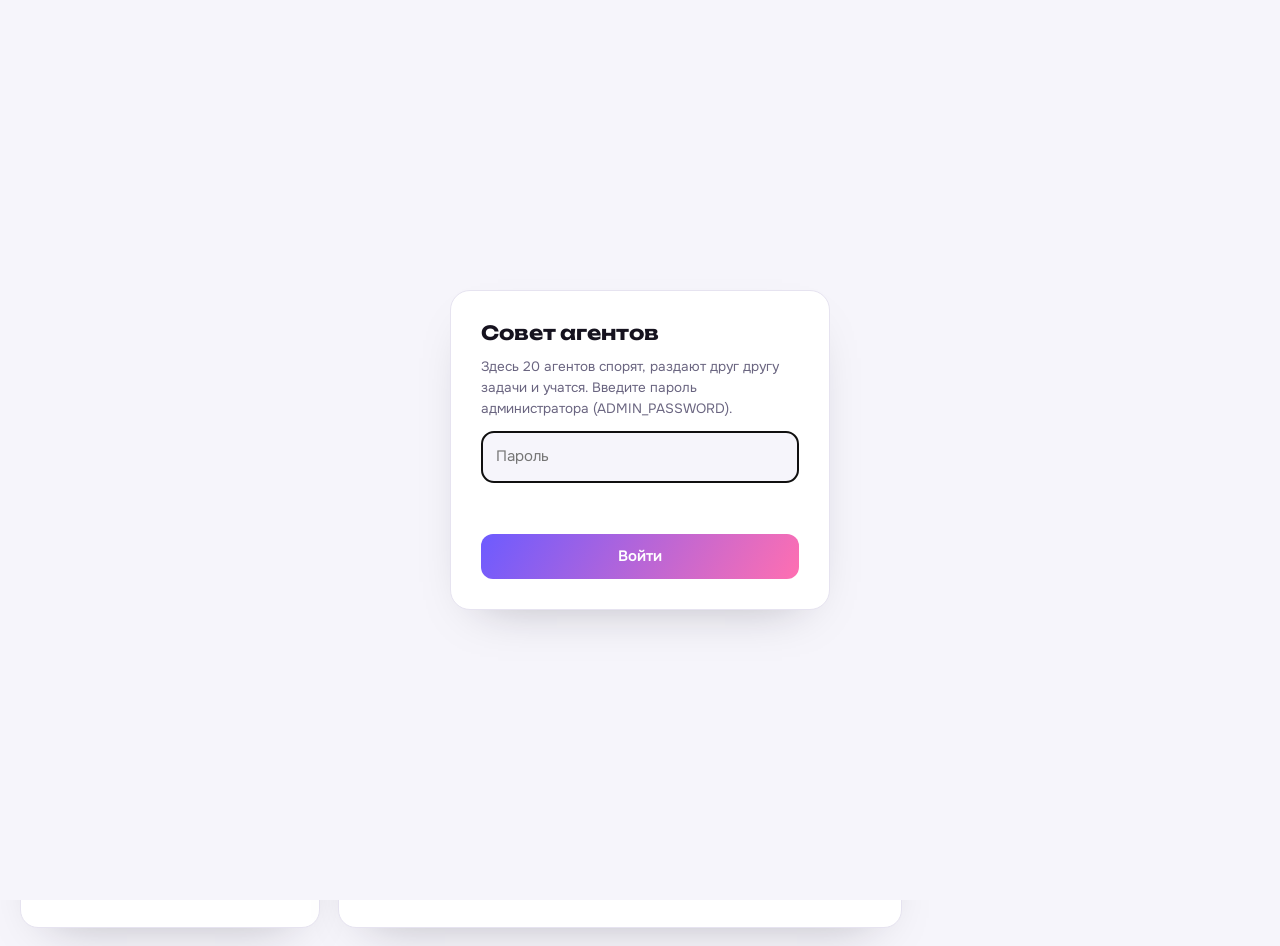
<file: app/studio/assets/council.html>
<!doctype html>
<html lang="ru">
<head>
<meta charset="utf-8">
<meta name="viewport" content="width=device-width, initial-scale=1">
<title>Совет агентов</title>
<meta name="robots" content="noindex">
<link rel="preconnect" href="https://fonts.googleapis.com">
<link rel="preconnect" href="https://fonts.gstatic.com" crossorigin>
<link href="https://fonts.googleapis.com/css2?family=Unbounded:wght@500;700&amp;family=Onest:wght@400;500;600&amp;display=swap" rel="stylesheet">
<style>
:root{--bg:#F6F5FB;--panel:#FFFFFF;--text:#16131F;--muted:#6A6580;--line:#E6E3F0;--brand:#6D5BFF;--brand2:#FF6FB1;
  --agree:#13A26B;--object:#E5484D;--propose:#E5A50A;--decision:#6D5BFF;--lesson:#9B5DE5;--task:#0EA5E9;--review:#F97316;--shadow:0 20px 50px -30px rgba(22,19,31,.35)}
@media (prefers-color-scheme:dark){:root:not([data-theme="light"]){--bg:#0B0A12;--panel:#14121F;--text:#EEEAF8;--muted:#9C97B4;--line:#26223A;--shadow:0 20px 50px -30px #000}}
:root[data-theme="dark"]{--bg:#0B0A12;--panel:#14121F;--text:#EEEAF8;--muted:#9C97B4;--line:#26223A;--shadow:0 20px 50px -30px #000}
*{box-sizing:border-box}
html,body{margin:0;background:var(--bg);color:var(--text);font:15px/1.55 Onest,system-ui,sans-serif}
button,input,select{font:inherit;color:inherit}
.top{position:sticky;top:0;z-index:5;display:flex;gap:16px;align-items:center;padding:14px 20px;background:color-mix(in srgb,var(--bg) 80%,transparent);backdrop-filter:blur(14px);border-bottom:1px solid var(--line)}
.brand{display:flex;align-items:center;gap:12px;font:700 1.05rem/1 Unbounded,sans-serif}
.brand i{width:34px;height:34px;border-radius:11px;background:conic-gradient(from 200deg,var(--brand),var(--brand2),var(--brand));display:grid;place-items:center;font-style:normal;color:#fff;animation:spin 12s linear infinite}
@keyframes spin{to{filter:hue-rotate(360deg)}}
.live{display:inline-flex;align-items:center;gap:7px;padding:5px 11px;border-radius:99px;background:color-mix(in srgb,var(--agree) 14%,transparent);color:var(--agree);font-size:.8rem;font-weight:600}
.live::before{content:"";width:7px;height:7px;border-radius:50%;background:currentColor;animation:pulse 1.6s infinite}
@keyframes pulse{50%{opacity:.25}}
.kpis{display:flex;gap:18px;margin-left:auto;color:var(--muted);font-size:.85rem}
.kpis b{color:var(--text);font:700 1rem Unbounded,sans-serif;margin-right:4px}
.layout{display:grid;grid-template-columns:300px minmax(0,1fr) 340px;gap:18px;padding:18px 20px;max-width:1700px;margin:0 auto}
.panel{background:var(--panel);border:1px solid var(--line);border-radius:18px;box-shadow:var(--shadow);overflow:hidden}
.panel h2{margin:0;padding:16px 18px 10px;font:600 .78rem/1 Onest;text-transform:uppercase;letter-spacing:.14em;color:var(--muted)}
.agents{display:grid;gap:4px;padding:6px 8px 12px;max-height:calc(100vh - 140px);overflow:auto}
.agent{display:grid;grid-template-columns:40px 1fr auto;gap:10px;align-items:center;padding:8px 10px;border-radius:12px;border:1px solid transparent;background:none;text-align:left;cursor:pointer;transition:.2s}
.agent:hover,.agent.on{background:color-mix(in srgb,var(--brand) 8%,transparent);border-color:color-mix(in srgb,var(--brand) 25%,transparent)}
.ava{width:40px;height:40px;border-radius:13px;display:grid;place-items:center;font-size:1.25rem;background:color-mix(in srgb,var(--h) 18%,var(--panel));border:1px solid color-mix(in srgb,var(--h) 35%,transparent);position:relative}
.ava.speaking::after{content:"";position:absolute;inset:-4px;border-radius:16px;border:2px solid var(--h);animation:ring 1.2s ease-out infinite}
@keyframes ring{from{opacity:1;transform:scale(.9)}to{opacity:0;transform:scale(1.2)}}
.agent b{display:block;font-weight:600;font-size:.92rem}
.agent small{color:var(--muted);font-size:.78rem}
.lvl{font:700 .7rem Unbounded;padding:4px 7px;border-radius:8px;background:linear-gradient(135deg,var(--brand),var(--brand2));color:#fff;white-space:nowrap}
.feed-head{display:flex;flex-wrap:wrap;gap:8px;align-items:center;padding:12px 14px;border-bottom:1px solid var(--line)}
.tabs{display:flex;flex-wrap:wrap;gap:6px}
.tab{padding:6px 12px;border-radius:99px;border:1px solid var(--line);background:none;cursor:pointer;font-size:.85rem;color:var(--muted)}
.tab.on{background:var(--text);color:var(--bg);border-color:var(--text)}
select{padding:7px 10px;border-radius:10px;border:1px solid var(--line);background:var(--panel);max-width:260px;margin-left:auto}
.feed{height:calc(100vh - 200px);overflow:auto;padding:16px 18px 40px;display:flex;flex-direction:column;gap:12px;scroll-behavior:smooth}
.msg{display:grid;grid-template-columns:40px 1fr;gap:12px;animation:in .45s cubic-bezier(.2,.8,.2,1)}
@keyframes in{from{opacity:0;transform:translateY(10px)}}
.bubble{position:relative;padding:11px 14px 12px;border-radius:4px 16px 16px 16px;background:color-mix(in srgb,var(--text) 4%,var(--panel));border:1px solid var(--line);border-left:3px solid var(--k,var(--line))}
.meta{display:flex;flex-wrap:wrap;gap:8px;align-items:baseline;margin-bottom:3px;font-size:.8rem;color:var(--muted)}
.meta b{color:var(--text);font-size:.9rem}
.badge{padding:2px 8px;border-radius:99px;font-size:.72rem;font-weight:600;color:var(--k);background:color-mix(in srgb,var(--k) 14%,transparent)}
.extra{display:flex;flex-wrap:wrap;gap:6px;margin-top:8px}
.pill{padding:3px 9px;border-radius:8px;font-size:.78rem;background:color-mix(in srgb,var(--text) 6%,transparent)}
.sw{display:inline-block;width:18px;height:18px;border-radius:6px;border:1px solid var(--line);vertical-align:middle}
.sys{align-self:center;max-width:80%;text-align:center;font-size:.85rem;color:var(--muted);padding:6px 14px;border-radius:99px;background:color-mix(in srgb,var(--text) 5%,transparent)}
.side{display:grid;gap:18px;align-content:start;max-height:calc(100vh - 110px);overflow:auto}
.card-p{padding:4px 18px 18px}
.proj-name{font:700 1.15rem Unbounded,sans-serif;margin:4px 0 6px}
.status{display:inline-flex;gap:6px;align-items:center;font-size:.8rem;font-weight:600;padding:4px 10px;border-radius:99px;background:color-mix(in srgb,var(--brand) 12%,transparent);color:var(--brand)}
.btn{display:inline-flex;align-items:center;justify-content:center;gap:8px;padding:11px 16px;border-radius:12px;border:0;cursor:pointer;font-weight:600;text-decoration:none;color:#fff;background:linear-gradient(120deg,var(--brand),var(--brand2));margin-top:12px;width:100%}
.kanban{display:grid;grid-template-columns:1fr 1fr;gap:10px;padding:0 14px 16px}
.col h3{margin:0 0 8px;font-size:.75rem;text-transform:uppercase;letter-spacing:.1em;color:var(--muted)}
.task{padding:9px 10px;border-radius:10px;border:1px solid var(--line);margin-bottom:6px;font-size:.82rem}
.task .route{color:var(--muted);font-size:.75rem}
.task.done{opacity:.6}
.lesson{padding:10px 18px;border-top:1px solid var(--line);font-size:.86rem}
.lesson .bar{height:4px;border-radius:4px;background:var(--line);margin-top:6px;overflow:hidden}
.lesson .bar i{display:block;height:100%;background:linear-gradient(90deg,var(--lesson),var(--brand2))}
.lesson.off{opacity:.45;text-decoration:line-through}
.empty{padding:30px;text-align:center;color:var(--muted)}
.login{position:fixed;inset:0;z-index:20;display:grid;place-items:center;background:var(--bg)}
.login[hidden],[hidden]{display:none!important}
.login form{width:min(380px,92vw);padding:30px;border-radius:20px;background:var(--panel);border:1px solid var(--line);box-shadow:var(--shadow);display:grid;gap:12px}
.login input{padding:13px 14px;border-radius:12px;border:1px solid var(--line);background:var(--bg)}
.login h1{margin:0;font:700 1.3rem Unbounded,sans-serif}
.login p{margin:0;color:var(--muted);font-size:.9rem}
.err{color:var(--object);font-size:.85rem;min-height:1.2em}
@media (max-width:1200px){.layout{grid-template-columns:1fr 340px}.agents-panel{display:none}}
@media (max-width:820px){.layout{grid-template-columns:1fr;padding:12px}.kpis{display:none}.feed{height:65vh}.side{max-height:none}}
@media (prefers-reduced-motion:reduce){*{animation:none!important;transition:none!important}}
</style>
</head>
<body>
<header class="top">
  <div class="brand"><i>✦</i><span id="title">Совет агентов</span></div>
  <span class="live">в эфире</span>
  <div class="kpis" id="kpis"></div>
</header>
<div class="layout">
  <aside class="panel agents-panel"><h2>20 агентов</h2><div class="agents" id="agents"></div></aside>
  <main class="panel">
    <div class="feed-head">
      <div class="tabs" id="tabs"></div>
      <select id="project" aria-label="Проект"></select>
    </div>
    <div class="feed" id="feed" aria-live="polite"></div>
  </main>
  <aside class="side">
    <section class="panel" id="proj-panel"><h2>Проект</h2><div class="card-p" id="proj"></div></section>
    <section class="panel"><h2>Задачи между агентами</h2><div class="kanban" id="kanban"></div></section>
    <section class="panel" id="lessons-panel"><h2>Уроки команды</h2><div id="lessons"></div></section>
  </aside>
</div>
<div class="login" id="login" hidden>
  <form id="login-form">
    <h1>Совет агентов</h1>
    <p>Здесь 20 агентов спорят, раздают друг другу задачи и учатся. Введите пароль администратора (ADMIN_PASSWORD).</p>
    <input id="pwd" type="password" autocomplete="current-password" placeholder="Пароль" required>
    <div class="err" id="login-err"></div>
    <button class="btn" type="submit">Войти</button>
  </form>
</div>
<script>
(function () {
  "use strict";
  var KIND = {say: ["", "--line"], propose: ["предлагает", "--propose"], agree: ["согласен", "--agree"], object: ["возражает", "--object"],
    vote: ["голос", "--brand"], decision: ["решение", "--decision"], task: ["задача", "--task"], done: ["выполнено", "--agree"],
    review: ["ревью", "--review"], lesson: ["урок", "--lesson"], system: ["", "--line"]};
  var STANCE = {agree: ["за", "--agree"], object: ["против", "--object"], propose: ["доработка", "--propose"]};
  var CHANNELS = ["все", "брифинг", "исследование", "спор", "задачи", "производство", "ревью", "ретро", "общий"];
  var HUES = ["#6D5BFF", "#FF6FB1", "#13A26B", "#F97316", "#0EA5E9", "#E5A50A", "#9B5DE5", "#E5484D", "#14B8A6", "#8B5CF6"];
  var token = (location.pathname.match(/^\/studio\/p\/([A-Za-z0-9_-]+)/) || [])[1] || "";
  var publicMode = !!token;
  var password = "";
  try { password = sessionStorage.getItem("council-pwd") || ""; } catch (e) {}
  var state = {agents: {}, agentList: [], after: 0, channel: "все", agent: "", project: "", messages: [], tasks: [], projects: [], lessons: []};
  var $ = function (id) { return document.getElementById(id); };

  function el(tag, cls, text) { var n = document.createElement(tag); if (cls) n.className = cls; if (text != null) n.textContent = text; return n; }
  function hue(id) { var h = 0; for (var i = 0; i < id.length; i++) h = (h * 31 + id.charCodeAt(i)) % HUES.length; return HUES[h]; }
  function time(iso) { try { return new Date(iso).toLocaleTimeString("ru-RU", {hour: "2-digit", minute: "2-digit"}); } catch (e) { return ""; } }

  function api(path) {
    var headers = publicMode ? {} : {Authorization: "Bearer " + encodeURIComponent(password)};
    return fetch(path, {headers: headers, cache: "no-store"}).then(function (r) {
      if (r.status === 401 || r.status === 403) { showLogin(r.status === 403 ? "На сервере не задан ADMIN_PASSWORD." : "Пароль не подошёл."); throw new Error("auth"); }
      if (!r.ok) throw new Error(String(r.status));
      return r.json();
    });
  }
  function showLogin(msg) { $("login").hidden = false; $("login-err").textContent = msg || ""; $("pwd").focus(); }
  $("login-form").addEventListener("submit", function (e) {
    e.preventDefault(); password = $("pwd").value;
    try { sessionStorage.setItem("council-pwd", password); } catch (err) {}
    $("login").hidden = true; loadState().then(tick);
  });

  function renderTabs() {
    var box = $("tabs"); box.textContent = "";
    CHANNELS.forEach(function (c) {
      var b = el("button", "tab" + (state.channel === c ? " on" : ""), c);
      b.type = "button"; b.addEventListener("click", function () { state.channel = c; renderTabs(); renderFeed(true); });
      box.appendChild(b);
    });
  }

  function renderAgents(speaking) {
    var box = $("agents"); box.textContent = "";
    state.agentList.forEach(function (a) {
      var b = el("button", "agent" + (state.agent === a.id ? " on" : ""));
      b.type = "button"; b.title = a.role;
      var ava = el("span", "ava" + (speaking && speaking[a.id] ? " speaking" : ""), a.emoji); ava.style.setProperty("--h", hue(a.id));
      var info = el("span"); info.appendChild(el("b", null, a.name)); info.appendChild(el("small", null, a.role + " · " + a.messages + " реплик"));
      var lvl = el("span", "lvl", "ур. " + a.level); lvl.title = "Уроков: " + a.lessons + (a.rating ? " · средняя оценка клиентов " + a.rating : "");
      b.appendChild(ava); b.appendChild(info); b.appendChild(lvl);
      b.addEventListener("click", function () { state.agent = state.agent === a.id ? "" : a.id; renderAgents(); renderFeed(true); });
      box.appendChild(b);
    });
  }

  function extras(m, box) {
    var d = m.data || {};
    var add = function (text) { box.appendChild(el("span", "pill", text)); };
    if (d.stance && STANCE[d.stance]) { var s = el("span", "badge", STANCE[d.stance][0]); s.style.setProperty("--k", "var(" + STANCE[d.stance][1] + ")"); box.appendChild(s); }
    if (d.vote) add("голос за концепцию " + d.vote);
    if (d.score != null && m.kind === "review") add("оценка " + d.score + "/10");
    if (d.avg != null) add("средняя " + d.avg);
    if (d.tally) Object.keys(d.tally).forEach(function (k) { add("концепция " + k + ": " + d.tally[k]); });
    if (d.palette) Object.keys(d.palette).forEach(function (k) { var p = el("span", "pill"); var sw = el("span", "sw"); sw.style.background = d.palette[k]; p.appendChild(sw); p.appendChild(document.createTextNode(" " + k)); box.appendChild(p); });
    if (d.display) add("Aa " + d.display + " / " + d.body);
    if (d.hero_title) add("«" + String(d.hero_title).replace(/\*/g, "") + "»");
    if (d.concepts) d.concepts.forEach(function (c, i) { add((i + 1) + ". " + c.name); });
    if (d.effects) add("эффекты: " + d.effects.join(", "));
    if (d.issues) d.issues.forEach(function (i) { add("→ " + ((state.agents[i.owner] || {}).name || i.owner) + ": " + i.problem); });
    if (d.lessons && d.lessons.forEach) d.lessons.forEach(function (l) { if (l.text) add("📌 " + l.text); else if (typeof l === "string") add("📌 " + l); });
    if (d.version) add("версия " + d.version);
  }

  function messageNode(m) {
    var a = state.agents[m.agent] || {name: m.agent, emoji: "•", role: ""};
    if (m.kind === "system") return el("div", "sys", a.emoji + " " + m.content);
    var row = el("div", "msg");
    var ava = el("span", "ava", a.emoji); ava.style.setProperty("--h", hue(m.agent));
    var bub = el("div", "bubble"); var k = KIND[m.kind] || KIND.say; bub.style.setProperty("--k", "var(" + k[1] + ")");
    var meta = el("div", "meta"); meta.appendChild(el("b", null, a.name)); meta.appendChild(el("span", null, a.role));
    if (k[0]) { var badge = el("span", "badge", k[0]); meta.appendChild(badge); }
    if (m.reply_to && state.agents[m.reply_to]) meta.appendChild(el("span", null, "↩ " + state.agents[m.reply_to].name));
    meta.appendChild(el("span", null, "#" + m.channel + " · " + time(m.created_at)));
    bub.appendChild(meta); bub.appendChild(el("div", null, m.content));
    var ex = el("div", "extra"); extras(m, ex); if (ex.childNodes.length) bub.appendChild(ex);
    row.appendChild(ava); row.appendChild(bub);
    return row;
  }

  function visible(m) {
    return (state.channel === "все" || m.channel === state.channel) && (!state.agent || m.agent === state.agent || m.reply_to === state.agent);
  }

  function renderFeed(full, fresh) {
    var feed = $("feed");
    var nearBottom = feed.scrollHeight - feed.scrollTop - feed.clientHeight < 160;
    if (full) { feed.textContent = ""; fresh = state.messages; }
    (fresh || []).filter(visible).forEach(function (m) { feed.appendChild(messageNode(m)); });
    if (!feed.childNodes.length) feed.appendChild(el("div", "empty", publicMode ? "Совет ещё не начал обсуждение…" : "Сообщений пока нет. Создайте проект в боте командой /site."));
    if (full || nearBottom) feed.scrollTop = feed.scrollHeight;
  }

  function renderTasks() {
    var box = $("kanban"); box.textContent = "";
    var tasks = state.tasks.slice(-40);
    [["open", "В работе"], ["done", "Готово"]].forEach(function (c) {
      var col = el("div", "col"); col.appendChild(el("h3", null, c[1]));
      tasks.filter(function (t) { return t.status === c[0]; }).slice(-12).reverse().forEach(function (t) {
        var n = el("div", "task" + (t.status === "done" ? " done" : ""));
        var from = state.agents[t.from_agent] || {name: t.from_agent, emoji: ""}, to = state.agents[t.to_agent] || {name: t.to_agent, emoji: ""};
        n.appendChild(el("div", "route", from.emoji + " " + from.name + " → " + to.emoji + " " + to.name));
        n.appendChild(el("div", null, t.title)); col.appendChild(n);
      });
      box.appendChild(col);
    });
  }

  function renderProject(p) {
    var box = $("proj"); box.textContent = "";
    if (!p) { box.appendChild(el("div", "empty", "Все проекты")); return; }
    box.appendChild(el("div", "proj-name", p.name));
    var labels = {queued: "в очереди", running: "агенты работают", done: "готов", failed: "сбой"};
    box.appendChild(el("span", "status", labels[p.status] || p.status));
    var info = el("p", null, (p.niche ? p.niche + " · " : "") + (p.version ? "версия " + p.version + " · оценка команды " + p.review + "/10" : "собирается…")
      + (p.rating ? " · клиент: " + p.rating + "★" : "") + (p.cost_usd != null ? " · $" + p.cost_usd : ""));
    info.style.color = "var(--muted)"; box.appendChild(info);
    if (p.url) { var a = el("a", "btn", "Открыть сайт ↗"); a.href = p.url; a.target = "_blank"; a.rel = "noopener"; box.appendChild(a); }
  }

  function renderLessons() {
    var box = $("lessons"); box.textContent = "";
    if (!state.lessons.length) { box.appendChild(el("div", "empty", "Уроков пока нет — они появятся после первого проекта.")); return; }
    var max = Math.max.apply(null, state.lessons.map(function (l) { return l.score; }).concat([1]));
    state.lessons.slice(0, 30).forEach(function (l) {
      var n = el("div", "lesson" + (l.active ? "" : " off"));
      var who = l.agent === "all" ? "Вся команда" : ((state.agents[l.agent] || {}).name || l.agent);
      var head = el("div", null); head.appendChild(el("b", null, who + ": ")); head.appendChild(document.createTextNode(l.text));
      n.appendChild(head);
      var meta = el("small", null, "вес " + Number(l.score).toFixed(1) + " · применён " + l.uses + " раз"); meta.style.color = "var(--muted)"; n.appendChild(meta);
      var bar = el("div", "bar"); var fill = el("i"); fill.style.width = Math.max(4, Math.min(100, l.score / max * 100)) + "%"; bar.appendChild(fill); n.appendChild(bar);
      box.appendChild(n);
    });
  }

  function renderKpis() {
    var box = $("kpis"); box.textContent = "";
    var total = state.agentList.reduce(function (s, a) { return s + a.messages; }, 0);
    var lessons = state.lessons.filter(function (l) { return l.active; }).length;
    [[state.projects.length || (publicMode ? 1 : 0), "проектов"], [total, "реплик"], [lessons, "уроков"]].forEach(function (k) {
      var s = el("span"); s.appendChild(el("b", null, String(k[0]))); s.appendChild(document.createTextNode(k[1])); box.appendChild(s);
    });
  }

  function setAgents(list) {
    state.agentList = list; state.agents = {};
    list.forEach(function (a) { state.agents[a.id] = a; });
  }

  function loadState() {
    if (publicMode) return Promise.resolve();
    return api("/api/council/state").then(function (d) {
      setAgents(d.agents); state.projects = d.projects; state.lessons = d.lessons;
      var sel = $("project"), current = state.project; sel.textContent = "";
      var all = el("option", null, "Все проекты"); all.value = ""; sel.appendChild(all);
      d.projects.forEach(function (p) { var o = el("option", null, "№" + p.id + " " + p.name + " · " + p.status); o.value = String(p.id); sel.appendChild(o); });
      sel.value = current; renderAgents(); renderLessons(); renderKpis();
      renderProject(d.projects.filter(function (p) { return String(p.id) === state.project; })[0]);
      if (!state.project) { state.tasks = d.tasks.slice().reverse(); renderTasks(); }
    });
  }

  $("project").addEventListener("change", function (e) {
    state.project = e.target.value; state.after = 0; state.messages = [];
    loadState().then(function () { tick(true); });
  });

  function tick(full) {
    var url = publicMode ? "/api/studio/p/" + token + "/feed?after=" + state.after
      : "/api/council/feed?after=" + state.after + (state.project ? "&project=" + state.project : "");
    return api(url).then(function (d) {
      if (publicMode) {
        setAgents(d.agents); renderProject(d.project); $("title").textContent = "Совет · " + d.project.name;
        state.lessons = []; $("lessons-panel").hidden = true; $("project").hidden = true;
      }
      var fresh = d.messages || [];
      if (fresh.length) state.after = fresh[fresh.length - 1].id;
      state.messages = state.messages.concat(fresh).slice(-1500);
      if (d.tasks && (state.project || publicMode)) { state.tasks = d.tasks; renderTasks(); }
      var speaking = {}; fresh.slice(-3).forEach(function (m) { speaking[m.agent] = true; });
      if (full) { renderAgents(speaking); renderFeed(true); } else if (fresh.length) { renderAgents(speaking); renderFeed(false, fresh); }
      renderKpis();
    }).catch(function () {});
  }

  renderTabs();
  if (!publicMode && !password) showLogin();
  else loadState().then(function () { tick(true); });
  setInterval(function () { if ($("login").hidden) tick(false); }, 2500);
  setInterval(function () { if ($("login").hidden && !publicMode) loadState().catch(function () {}); }, 15000);
})();
</script>
</body>
</html>
</file>
